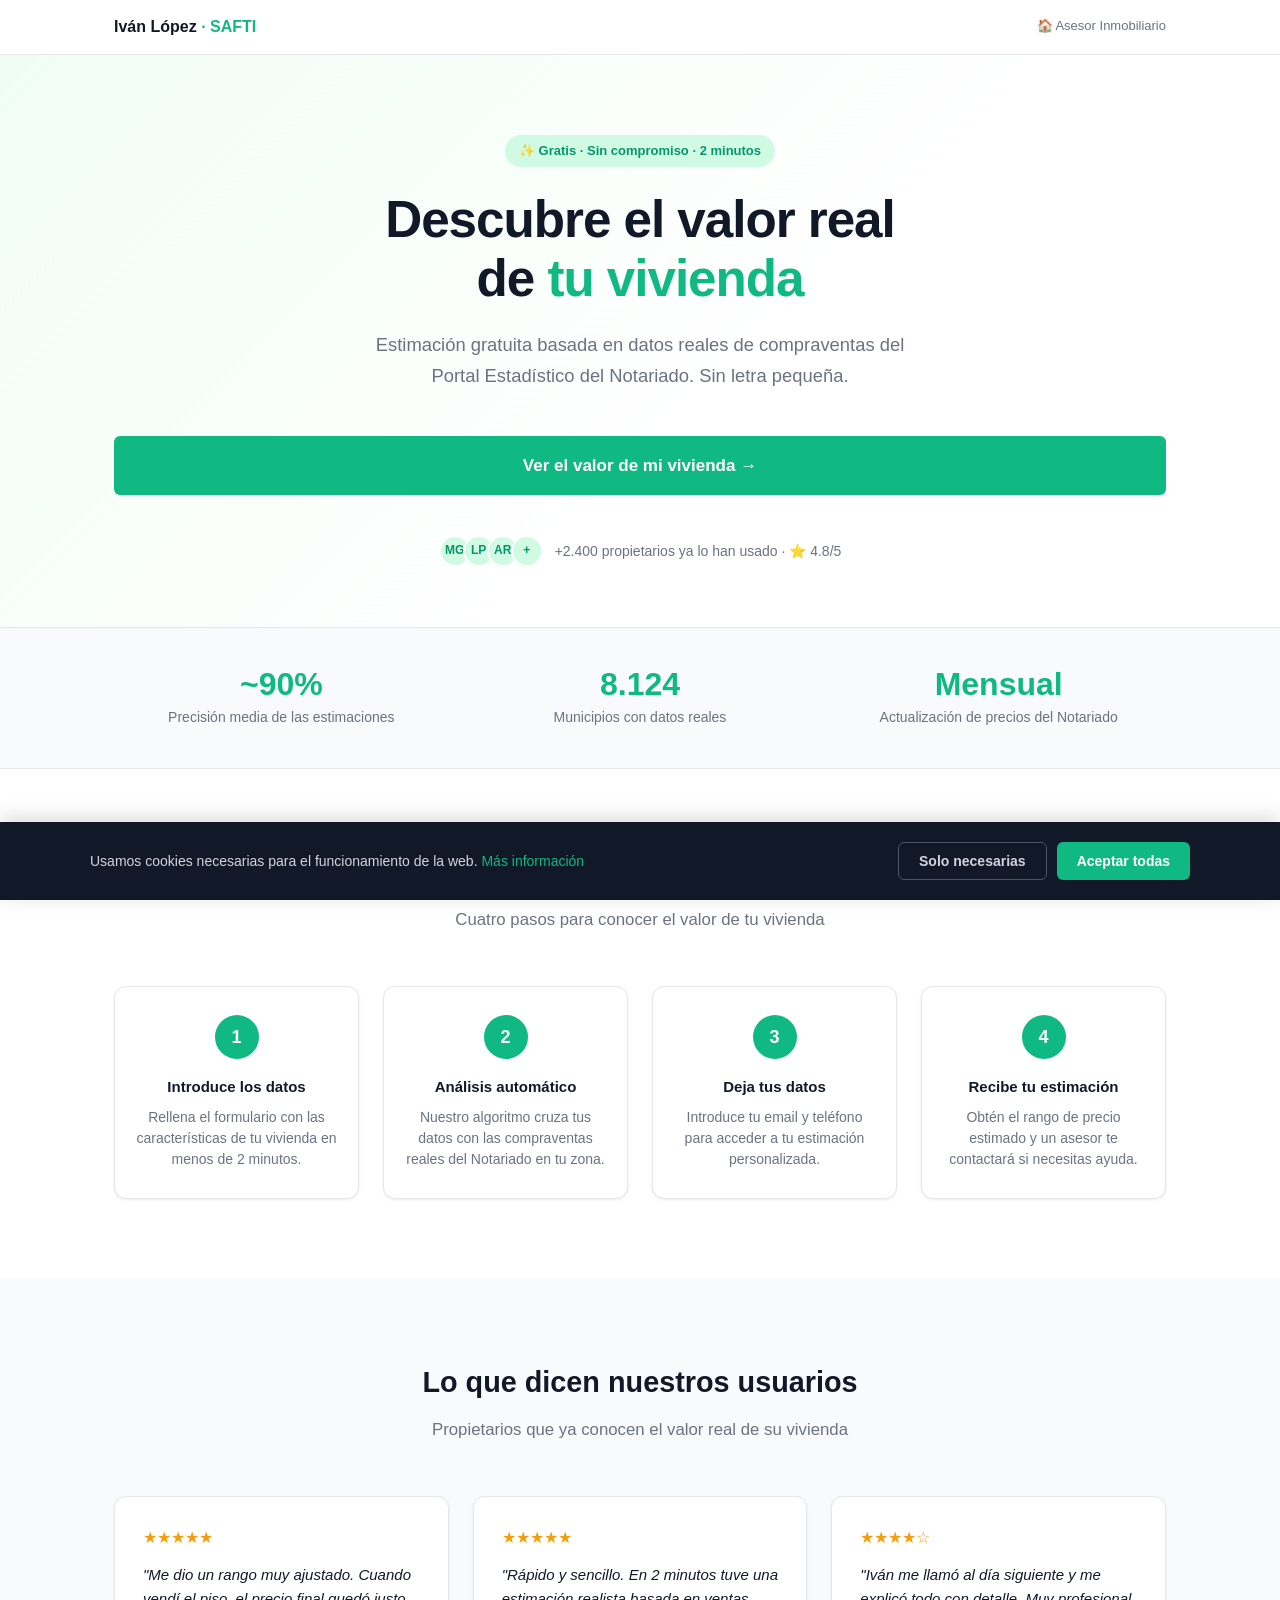
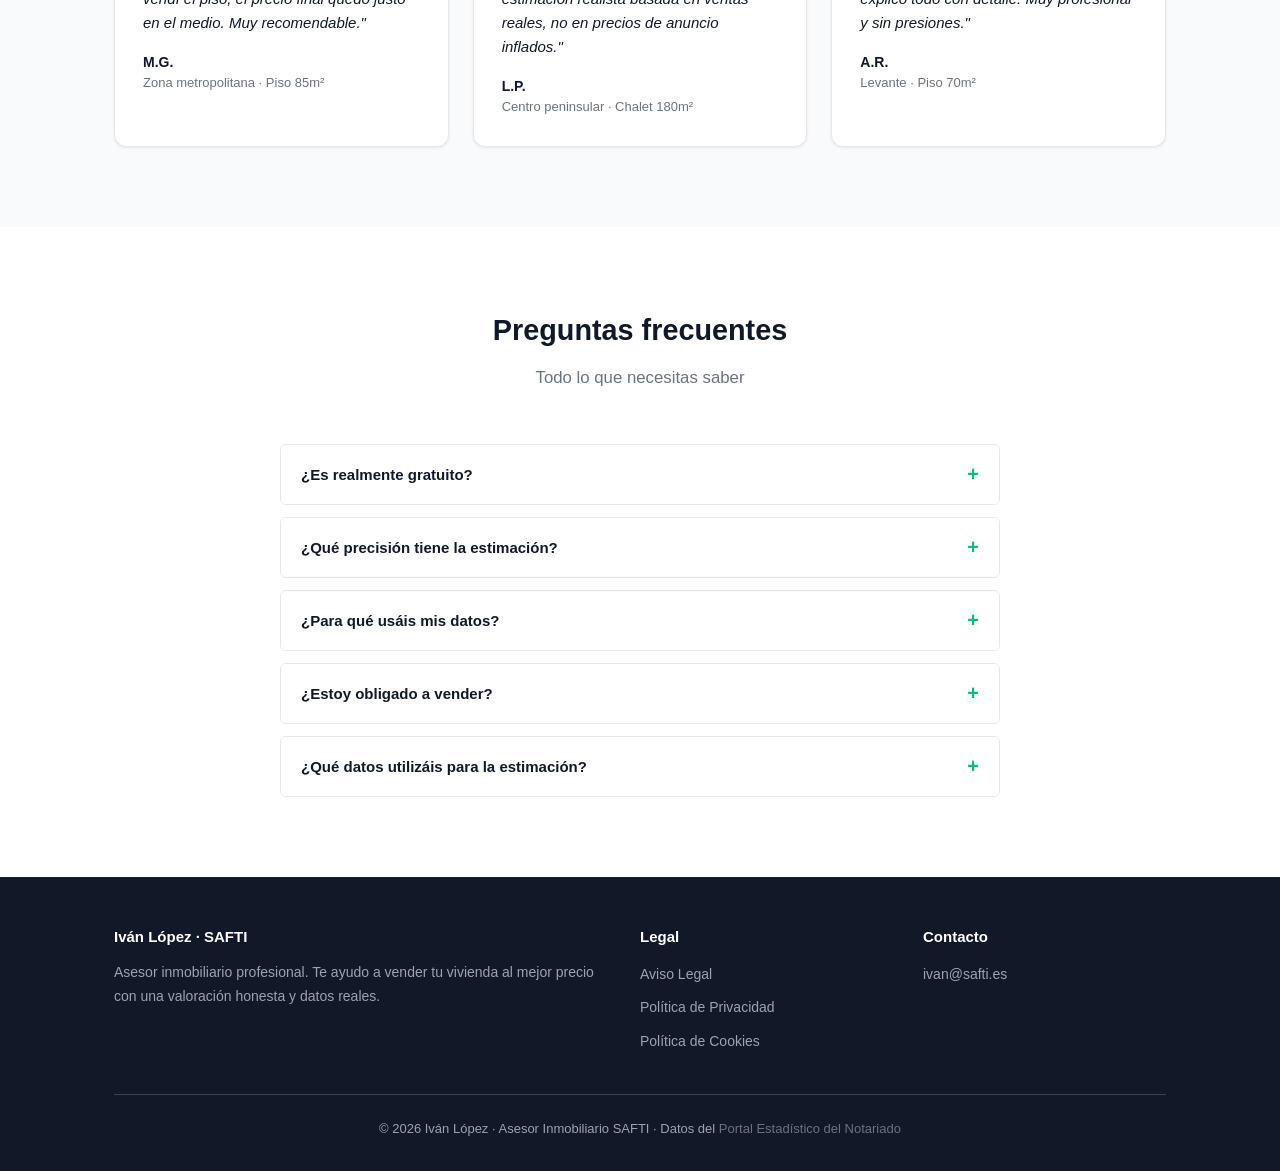
<file: index.html>
<!DOCTYPE html>
<html lang="es">

<head>
    <meta charset="UTF-8">
    <meta name="viewport" content="width=device-width, initial-scale=1.0">
    <title>¿Cuánto vale tu vivienda? — Calculadora gratuita · Iván López SAFTI</title>
    <meta name="description" content="Descubre el valor real de tu vivienda en 2 minutos. Estimación gratuita basada en datos reales del Portal Estadístico del Notariado.">
    <link rel="stylesheet" href="css/styles.css">
    <link rel="icon" href="data:image/svg+xml,<svg xmlns=%22http://www.w3.org/2000/svg%22 viewBox=%220 0 100 100%22><rect width=%22100%22 height=%22100%22 rx=%2212%22 fill=%22%2310b981%22/><text x=%2250%22 y=%2272%22 font-size=%2262%22 text-anchor=%22middle%22 fill=%22white%22 font-family=%22system-ui%22>⌂</text></svg>" type="image/svg+xml">
    <link rel="shortcut icon" href="data:image/svg+xml,<svg xmlns=%22http://www.w3.org/2000/svg%22 viewBox=%220 0 100 100%22><rect width=%22100%22 height=%22100%22 rx=%2212%22 fill=%22%2310b981%22/><text x=%2250%22 y=%2272%22 font-size=%2262%22 text-anchor=%22middle%22 fill=%22white%22 font-family=%22system-ui%22>⌂</text></svg>" type="image/svg+xml">
</head>
<body>

    <!-- HEADER -->
    <header class="header">
        <div class="container">
            <div class="header__inner">
                <div class="header__logo">Iván López <span>· SAFTI</span></div>
                <div class="header__badge">🏠 Asesor Inmobiliario</div>
            </div>
        </div>
    </header>

    <!-- HERO -->
    <section class="hero">
        <div class="container">
            <div class="hero__badge">✨ Gratis · Sin compromiso · 2 minutos</div>
            <h1 class="hero__titulo">Descubre el valor real<br>de <span>tu vivienda</span></h1>
            <p class="hero__subtitulo">Estimación gratuita basada en datos reales de compraventas del Portal Estadístico del Notariado. Sin letra pequeña.</p>
            <div class="hero__cta">
                <a href="typeform.html" class="btn btn--primary btn--lg">Ver el valor de mi vivienda →</a>
            </div>
            <div class="hero__social">
                <div class="hero__avatares">
                    <div class="hero__avatar">MG</div>
                    <div class="hero__avatar">LP</div>
                    <div class="hero__avatar">AR</div>
                    <div class="hero__avatar">+</div>
                </div>
                <span>+2.400 propietarios ya lo han usado · ⭐ 4.8/5</span>
            </div>
        </div>
    </section>

    <!-- STATS -->
    <section class="stats">
        <div class="container">
            <div class="stats__grid">
                <div>
                    <div class="stats__numero">~90%</div>
                    <div class="stats__label">Precisión media de las estimaciones</div>
                </div>
                <div>
                    <div class="stats__numero">8.124</div>
                    <div class="stats__label">Municipios con datos reales</div>
                </div>
                <div>
                    <div class="stats__numero">Mensual</div>
                    <div class="stats__label">Actualización de precios del Notariado</div>
                </div>
            </div>
        </div>
    </section>

    <!-- CÓMO FUNCIONA -->
    <section class="como-funciona">
        <div class="container">
            <h2 class="section__titulo">¿Cómo funciona?</h2>
            <p class="section__subtitulo">Cuatro pasos para conocer el valor de tu vivienda</p>
            <div class="pasos__grid">
                <div class="paso">
                    <div class="paso__numero">1</div>
                    <div class="paso__titulo">Introduce los datos</div>
                    <p class="paso__texto">Rellena el formulario con las características de tu vivienda en menos de 2 minutos.</p>
                </div>
                <div class="paso">
                    <div class="paso__numero">2</div>
                    <div class="paso__titulo">Análisis automático</div>
                    <p class="paso__texto">Nuestro algoritmo cruza tus datos con las compraventas reales del Notariado en tu zona.</p>
                </div>
                <div class="paso">
                    <div class="paso__numero">3</div>
                    <div class="paso__titulo">Deja tus datos</div>
                    <p class="paso__texto">Introduce tu email y teléfono para acceder a tu estimación personalizada.</p>
                </div>
                <div class="paso">
                    <div class="paso__numero">4</div>
                    <div class="paso__titulo">Recibe tu estimación</div>
                    <p class="paso__texto">Obtén el rango de precio estimado y un asesor te contactará si necesitas ayuda.</p>
                </div>
            </div>
        </div>
    </section>
    
    <!-- TESTIMONIOS -->
    <section class="testimonios">
        <div class="container">
            <h2 class="section__titulo">Lo que dicen nuestros usuarios</h2>
            <p class="section__subtitulo">Propietarios que ya conocen el valor real de su vivienda</p>
            <div class="testimonios__grid">
                <div class="testimonio">
                    <div class="testimonio__estrellas">★★★★★</div>
                    <p class="testimonio__texto">"Me dio un rango muy ajustado. Cuando vendí el piso, el precio final quedó justo en el medio. Muy recomendable."</p>
                    <div class="testimonio__autor">M.G.</div>
                    <div class="testimonio__lugar">Zona metropolitana · Piso 85m²</div>
                </div>
                <div class="testimonio">
                    <div class="testimonio__estrellas">★★★★★</div>
                    <p class="testimonio__texto">"Rápido y sencillo. En 2 minutos tuve una estimación realista basada en ventas reales, no en precios de anuncio inflados."</p>
                    <div class="testimonio__autor">L.P.</div>
                    <div class="testimonio__lugar">Centro peninsular · Chalet 180m²</div>
                </div>
                <div class="testimonio">
                    <div class="testimonio__estrellas">★★★★☆</div>
                    <p class="testimonio__texto">"Iván me llamó al día siguiente y me explicó todo con detalle. Muy profesional y sin presiones."</p>
                    <div class="testimonio__autor">A.R.</div>
                    <div class="testimonio__lugar">Levante · Piso 70m²</div>
                </div>
            </div>
        </div>
    </section>

    <!-- FAQ -->
    <section class="faq">
        <div class="container">
            <h2 class="section__titulo">Preguntas frecuentes</h2>
            <p class="section__subtitulo">Todo lo que necesitas saber</p>
            <div class="faq__lista">

                <div class="faq__item">
                    <button class="faq__pregunta">
                        ¿Es realmente gratuito?
                        <span class="faq__icono">+</span>
                    </button>
                    <div class="faq__respuesta">Sí, completamente gratuito y sin compromiso. No tendrás que contratar ningún servicio ni pagar nada para ver tu estimación.</div>
                </div>

                <div class="faq__item">
                    <button class="faq__pregunta">
                        ¿Qué precisión tiene la estimación?
                        <span class="faq__icono">+</span>
                    </button>
                    <div class="faq__respuesta">La estimación tiene una precisión media del 90% basada en precios reales de compraventas notariales. El rango de precio mostrado recoge entre el 85-95% de los casos reales en tu zona.</div>
                </div>

                <div class="faq__item">
                    <button class="faq__pregunta">
                        ¿Para qué usáis mis datos?
                        <span class="faq__icono">+</span>
                    </button>
                    <div class="faq__respuesta">Únicamente para enviarte tu estimación y, si lo deseas, para que Iván pueda contactarte con una valoración profesional gratuita. No cedemos datos a terceros.</div>
                </div>

                <div class="faq__item">
                    <button class="faq__pregunta">
                        ¿Estoy obligado a vender?
                        <span class="faq__icono">+</span>
                    </button>
                    <div class="faq__respuesta">En absoluto. Muchos propietarios simplemente quieren saber cuánto vale su vivienda por curiosidad o para planificar el futuro. No hay ningún compromiso.</div>
                </div>

                <div class="faq__item">
                    <button class="faq__pregunta">
                        ¿Qué datos utilizáis para la estimación?
                        <span class="faq__icono">+</span>
                    </button>
                    <div class="faq__respuesta">Utilizamos los datos reales de compraventas del Portal Estadístico del Notariado, actualizados mensualmente. Son precios reales de cierre, no precios de oferta.</div>
                </div>

            </div>
        </div>
    </section>

    <!-- FOOTER -->
    <footer class="footer">
        <div class="container">
            <div class="footer__grid">
                <div>
                    <div class="footer__titulo">Iván López · SAFTI</div>
                    <p class="footer__texto">Asesor inmobiliario profesional. Te ayudo a vender tu vivienda al mejor precio con una valoración honesta y datos reales.</p>
                </div>
                <div>
                    <div class="footer__titulo">Legal</div>
                    <ul class="footer__links">
                        <li><a href="legal.html#aviso">Aviso Legal</a></li>
                        <li><a href="legal.html#privacidad">Política de Privacidad</a></li>
                        <li><a href="legal.html#cookies">Política de Cookies</a></li>
                    </ul>
                </div>
                <div>
                    <div class="footer__titulo">Contacto</div>
                    <ul class="footer__links">
                        <li><a href="mailto:ivan@safti.es">ivan@safti.es</a></li>
                    </ul>
                </div>
            </div>
            <div class="footer__bottom">
                <p>© 2026 Iván López · Asesor Inmobiliario SAFTI · Datos del <a href="https://penotariado.com" target="_blank" style="color:#6b7280">Portal Estadístico del Notariado</a></p>
            </div>
        </div>
    </footer>

    <!-- BANNER COOKIES -->
    <div class="cookies-banner" id="cookies-banner">
        <div class="cookies-banner__inner">
            <p class="cookies-banner__texto">
                Usamos cookies necesarias para el funcionamiento de la web.
                <a href="legal.html#cookies" style="color:#10b981">Más información</a>
            </p>
            <div class="cookies-banner__botones">
                <button class="btn--cookies-reject" onclick="rechazarCookies()">Solo necesarias</button>
                <button class="btn--cookies-accept" onclick="aceptarCookies()">Aceptar todas</button>
            </div>
        </div>
    </div>

    <script src="js/cookies.js"></script>

</body>
</html>
</file>
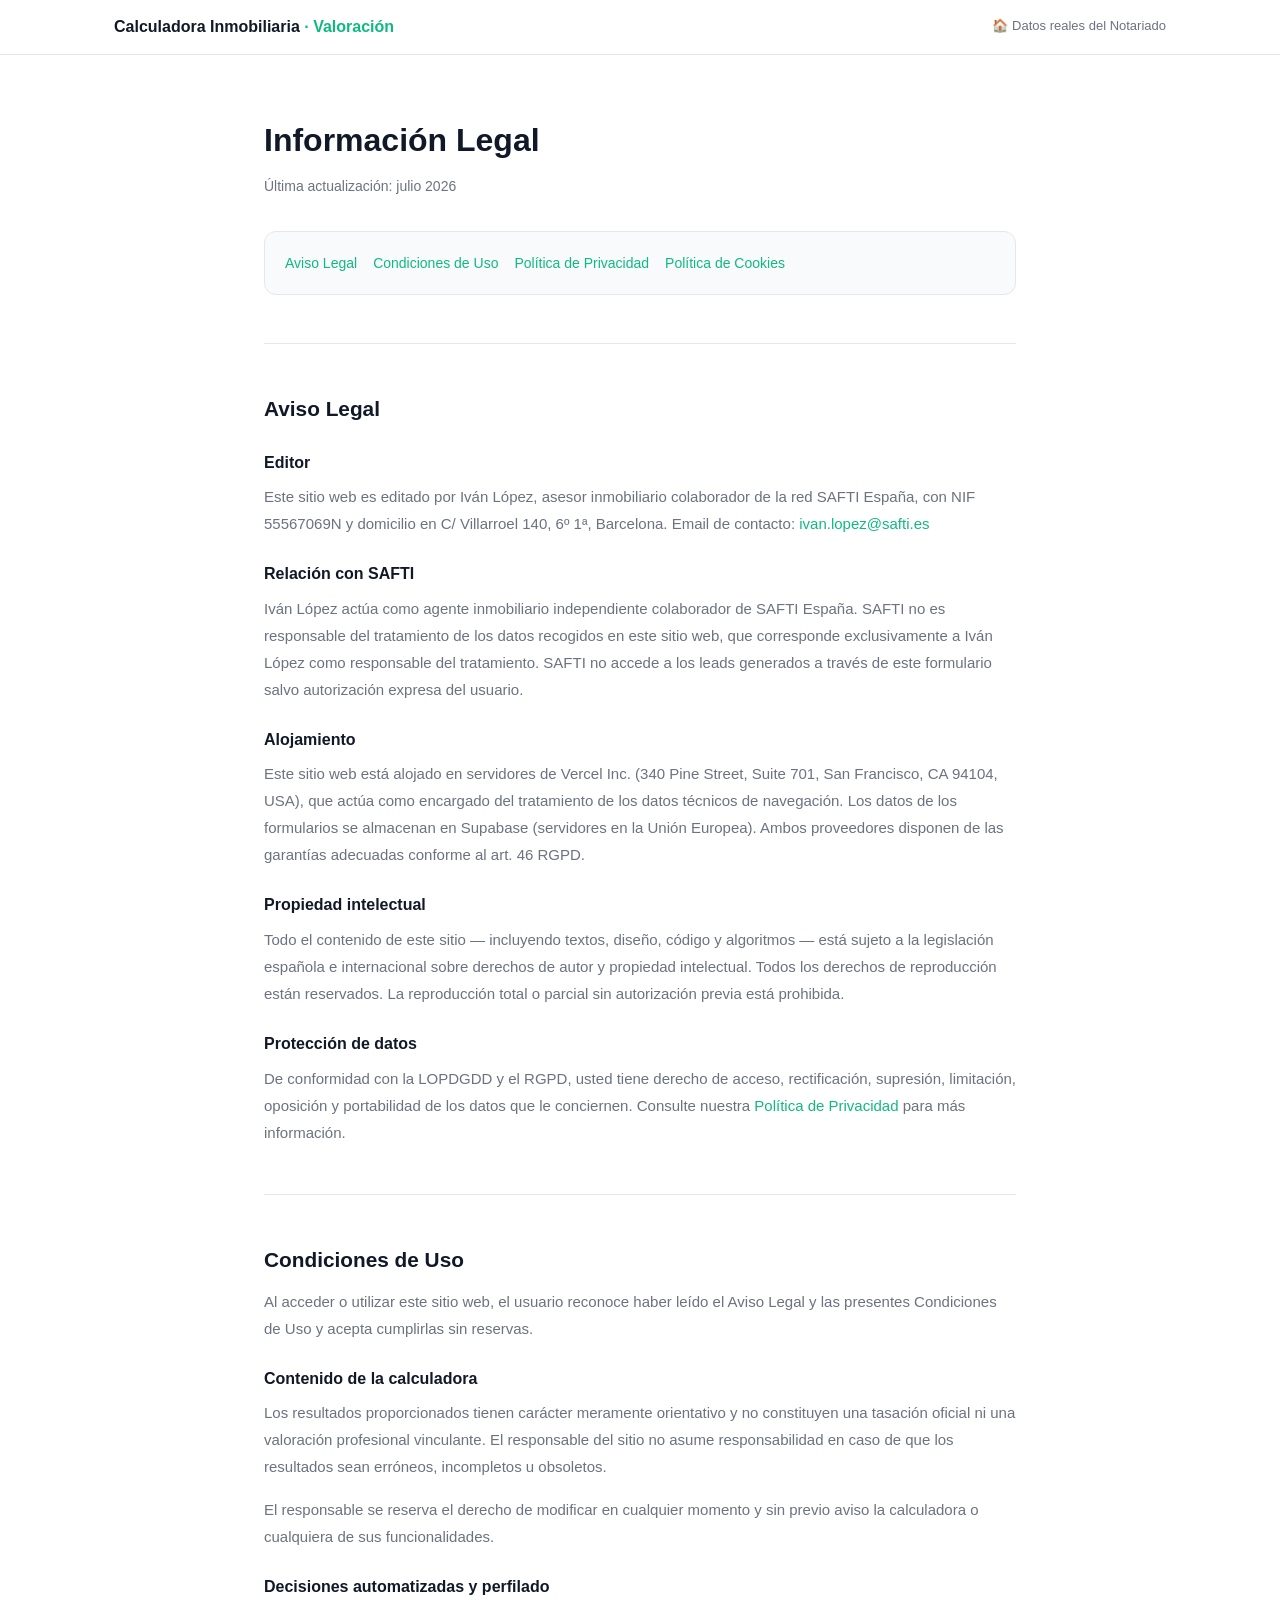
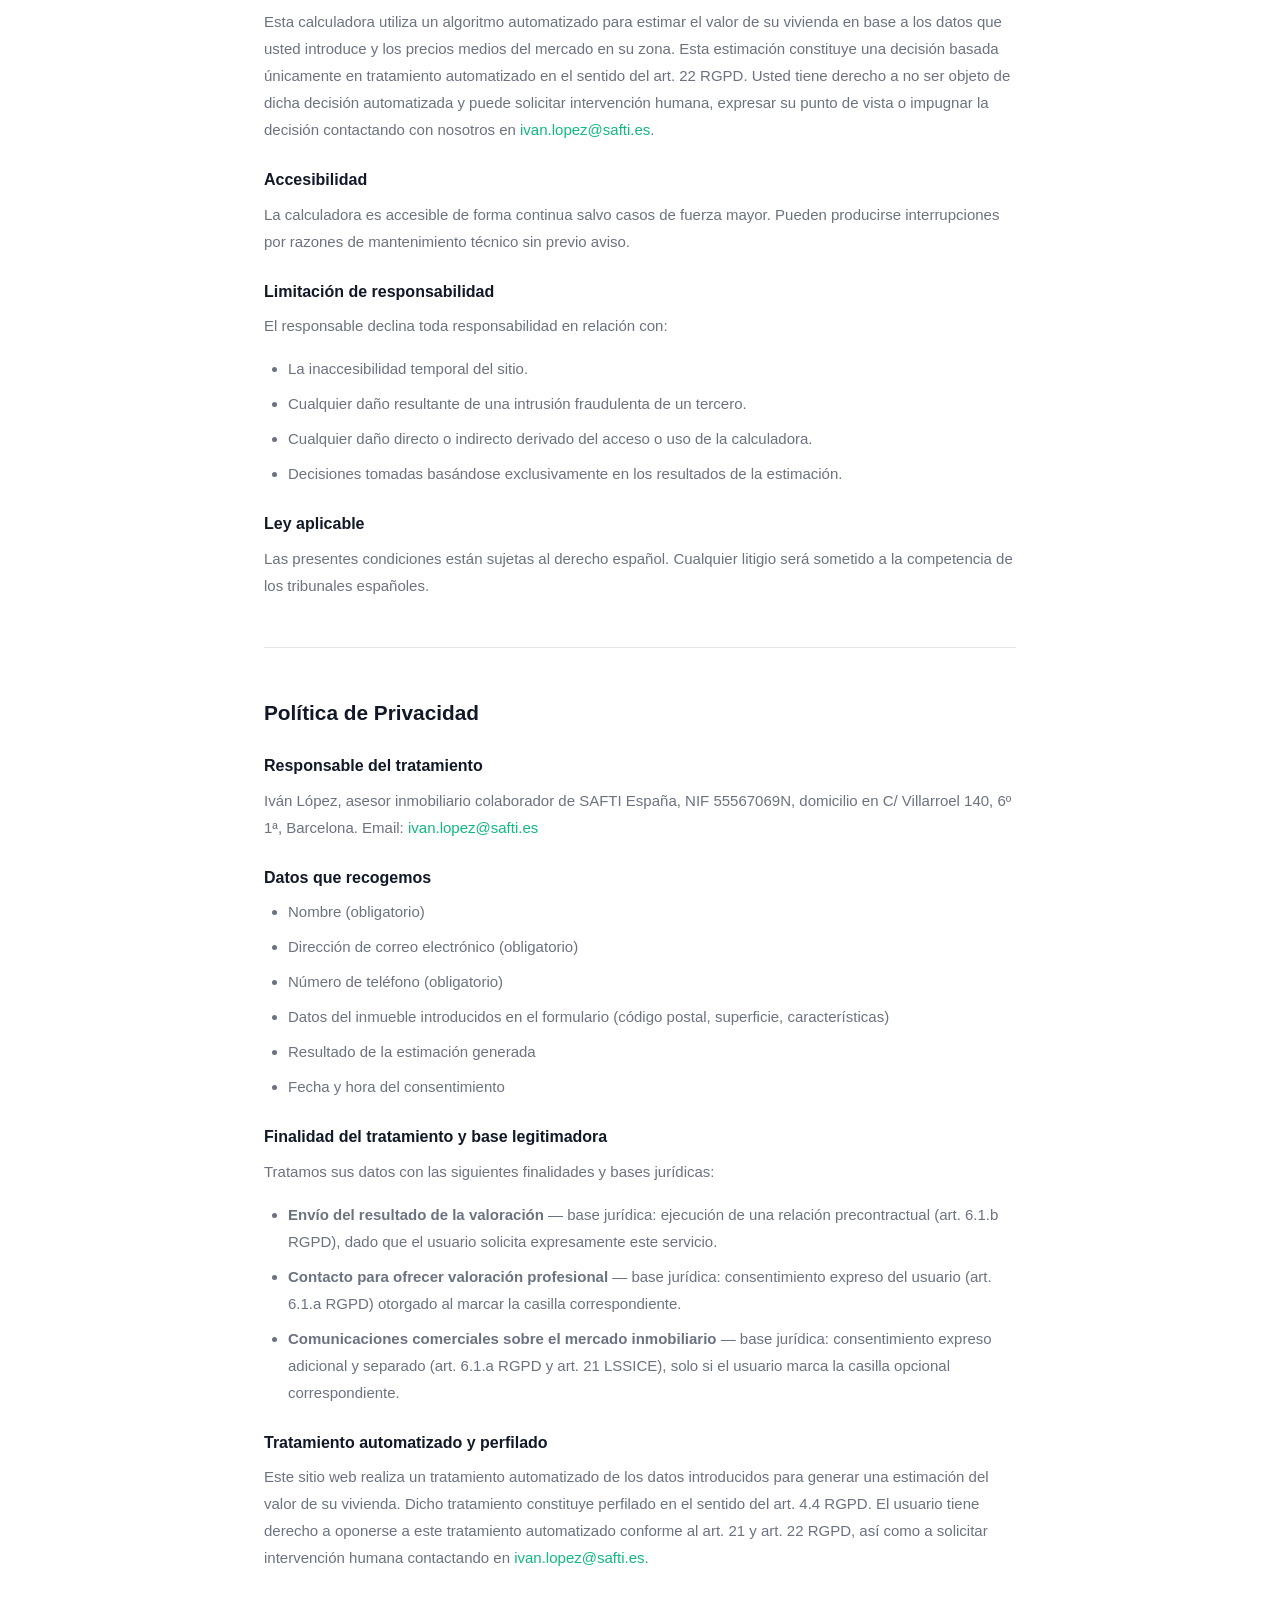
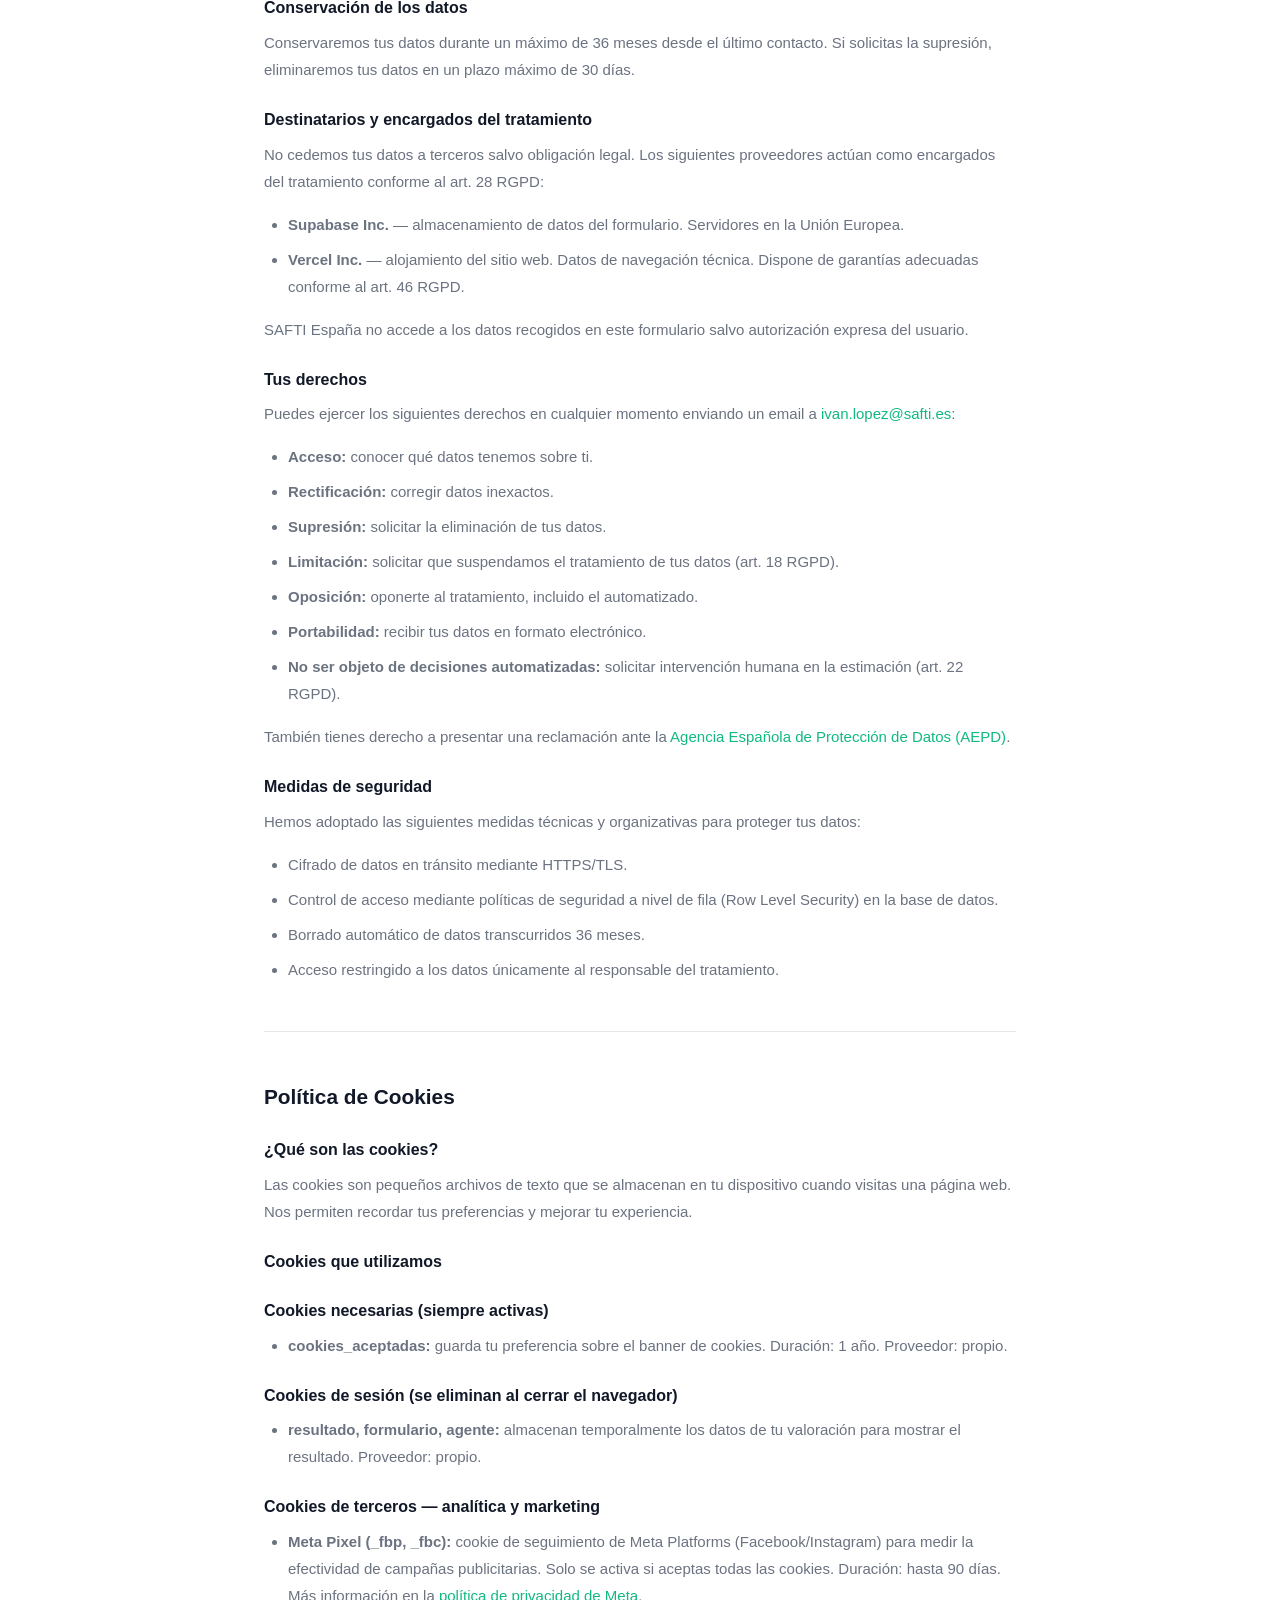
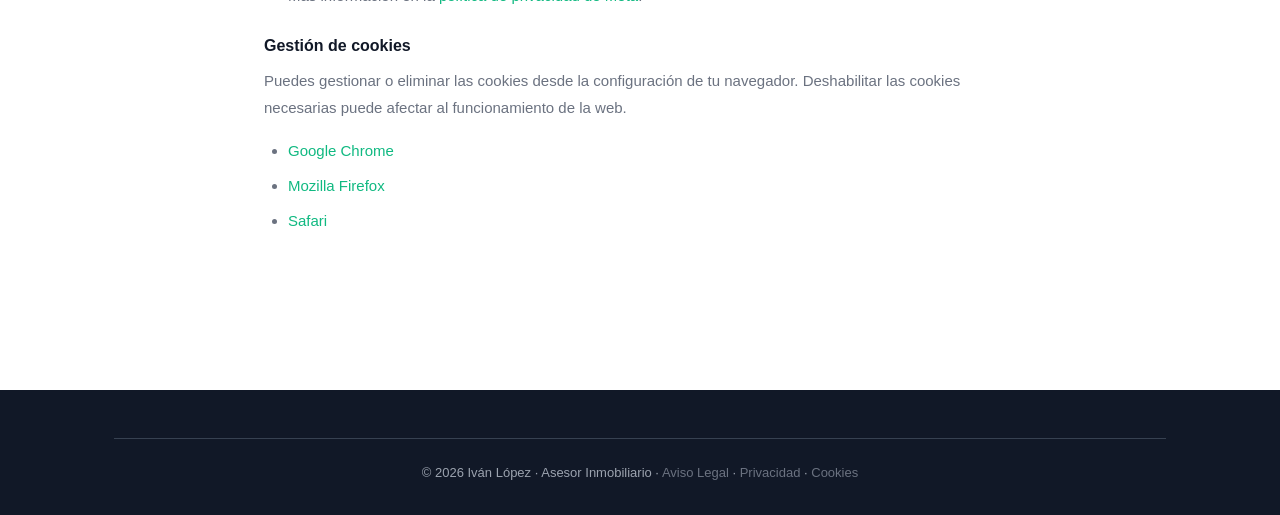
<file: legal.html>
<!DOCTYPE html>
<html lang="es">
<head>
    <meta charset="UTF-8">
    <meta name="viewport" content="width=device-width, initial-scale=1.0">
    <title>Legal — Calculadora de Valoración Inmobiliaria</title>
    <link rel="stylesheet" href="css/styles.css">
    <link rel="icon" href="data:image/svg+xml,<svg xmlns=%22http://www.w3.org/2000/svg%22 viewBox=%220 0 100 100%22><rect width=%22100%22 height=%22100%22 rx=%2212%22 fill=%22%2310b981%22/><text x=%2250%22 y=%2272%22 font-size=%2262%22 text-anchor=%22middle%22 fill=%22white%22 font-family=%22system-ui%22>⌂</text></svg>" type="image/svg+xml">
    <style>
        .legal-content {
            max-width: 800px;
            margin: 60px auto;
            padding: 0 24px 80px;
        }
        .legal-content h1 {
            font-size: 2rem;
            font-weight: 800;
            margin-bottom: 8px;
        }
        .legal-content h2 {
            font-size: 1.3rem;
            font-weight: 700;
            margin: 48px 0 12px;
            padding-top: 48px;
            border-top: 1px solid var(--border);
        }
        .legal-content h3 {
            font-size: 1rem;
            font-weight: 600;
            margin: 24px 0 8px;
        }
        .legal-content p {
            color: var(--text-muted);
            line-height: 1.8;
            margin-bottom: 16px;
            font-size: 15px;
        }
        .legal-content ul {
            color: var(--text-muted);
            line-height: 1.8;
            margin-bottom: 16px;
            padding-left: 24px;
            font-size: 15px;
        }
        .legal-content li { margin-bottom: 8px; }
        .legal-nav {
            display: flex;
            gap: 16px;
            flex-wrap: wrap;
            margin: 32px 0 48px;
            padding: 20px;
            background: var(--bg);
            border-radius: var(--radius);
            border: 1px solid var(--border);
        }
        .legal-nav a {
            font-size: 14px;
            font-weight: 500;
            color: var(--primary);
        }
    </style>
</head>
<body>

    <header class="header">
        <div class="container">
            <div class="header__inner">
                <div class="header__logo">
                    <a href="index.html" style="color:inherit;text-decoration:none">
                        Calculadora Inmobiliaria <span style="color:var(--primary)">· Valoración</span>
                    </a>
                </div>
                <div class="header__badge">🏠 Datos reales del Notariado</div>
            </div>
        </div>
    </header>

    <div class="legal-content">

        <h1>Información Legal</h1>
        <p style="color:var(--text-muted);font-size:14px">Última actualización: julio 2026</p>

        <div class="legal-nav">
            <a href="#aviso">Aviso Legal</a>
            <a href="#condiciones">Condiciones de Uso</a>
            <a href="#privacidad">Política de Privacidad</a>
            <a href="#cookies">Política de Cookies</a>
        </div>

        <!-- AVISO LEGAL -->
        <section id="aviso">
            <h2>Aviso Legal</h2>

            <h3>Editor</h3>
            <p>Este sitio web es editado por Iván López, asesor inmobiliario colaborador de la red SAFTI España, con NIF 55567069N y domicilio en C/ Villarroel 140, 6º 1ª, Barcelona. Email de contacto: <a href="mailto:ivan.lopez@safti.es">ivan.lopez@safti.es</a></p>

            <h3>Relación con SAFTI</h3>
            <p>Iván López actúa como agente inmobiliario independiente colaborador de SAFTI España. SAFTI no es responsable del tratamiento de los datos recogidos en este sitio web, que corresponde exclusivamente a Iván López como responsable del tratamiento. SAFTI no accede a los leads generados a través de este formulario salvo autorización expresa del usuario.</p>

            <h3>Alojamiento</h3>
            <p>Este sitio web está alojado en servidores de Vercel Inc. (340 Pine Street, Suite 701, San Francisco, CA 94104, USA), que actúa como encargado del tratamiento de los datos técnicos de navegación. Los datos de los formularios se almacenan en Supabase (servidores en la Unión Europea). Ambos proveedores disponen de las garantías adecuadas conforme al art. 46 RGPD.</p>

            <h3>Propiedad intelectual</h3>
            <p>Todo el contenido de este sitio — incluyendo textos, diseño, código y algoritmos — está sujeto a la legislación española e internacional sobre derechos de autor y propiedad intelectual. Todos los derechos de reproducción están reservados. La reproducción total o parcial sin autorización previa está prohibida.</p>

            <h3>Protección de datos</h3>
            <p>De conformidad con la LOPDGDD y el RGPD, usted tiene derecho de acceso, rectificación, supresión, limitación, oposición y portabilidad de los datos que le conciernen. Consulte nuestra <a href="#privacidad">Política de Privacidad</a> para más información.</p>
        </section>

        <!-- CONDICIONES DE USO -->
        <section id="condiciones">
            <h2>Condiciones de Uso</h2>

            <p>Al acceder o utilizar este sitio web, el usuario reconoce haber leído el Aviso Legal y las presentes Condiciones de Uso y acepta cumplirlas sin reservas.</p>

            <h3>Contenido de la calculadora</h3>
            <p>Los resultados proporcionados tienen carácter meramente orientativo y no constituyen una tasación oficial ni una valoración profesional vinculante. El responsable del sitio no asume responsabilidad en caso de que los resultados sean erróneos, incompletos u obsoletos.</p>
            <p>El responsable se reserva el derecho de modificar en cualquier momento y sin previo aviso la calculadora o cualquiera de sus funcionalidades.</p>

            <h3>Decisiones automatizadas y perfilado</h3>
            <p>Esta calculadora utiliza un algoritmo automatizado para estimar el valor de su vivienda en base a los datos que usted introduce y los precios medios del mercado en su zona. Esta estimación constituye una decisión basada únicamente en tratamiento automatizado en el sentido del art. 22 RGPD. Usted tiene derecho a no ser objeto de dicha decisión automatizada y puede solicitar intervención humana, expresar su punto de vista o impugnar la decisión contactando con nosotros en <a href="mailto:ivan.lopez@safti.es">ivan.lopez@safti.es</a>.</p>

            <h3>Accesibilidad</h3>
            <p>La calculadora es accesible de forma continua salvo casos de fuerza mayor. Pueden producirse interrupciones por razones de mantenimiento técnico sin previo aviso.</p>

            <h3>Limitación de responsabilidad</h3>
            <p>El responsable declina toda responsabilidad en relación con:</p>
            <ul>
                <li>La inaccesibilidad temporal del sitio.</li>
                <li>Cualquier daño resultante de una intrusión fraudulenta de un tercero.</li>
                <li>Cualquier daño directo o indirecto derivado del acceso o uso de la calculadora.</li>
                <li>Decisiones tomadas basándose exclusivamente en los resultados de la estimación.</li>
            </ul>

            <h3>Ley aplicable</h3>
            <p>Las presentes condiciones están sujetas al derecho español. Cualquier litigio será sometido a la competencia de los tribunales españoles.</p>
        </section>

        <!-- POLÍTICA DE PRIVACIDAD -->
        <section id="privacidad">
            <h2>Política de Privacidad</h2>

            <h3>Responsable del tratamiento</h3>
            <p>Iván López, asesor inmobiliario colaborador de SAFTI España, NIF 55567069N, domicilio en C/ Villarroel 140, 6º 1ª, Barcelona. Email: <a href="mailto:ivan.lopez@safti.es">ivan.lopez@safti.es</a></p>

            <h3>Datos que recogemos</h3>
            <ul>
                <li>Nombre (obligatorio)</li>
                <li>Dirección de correo electrónico (obligatorio)</li>
                <li>Número de teléfono (obligatorio)</li>
                <li>Datos del inmueble introducidos en el formulario (código postal, superficie, características)</li>
                <li>Resultado de la estimación generada</li>
                <li>Fecha y hora del consentimiento</li>
            </ul>

            <h3>Finalidad del tratamiento y base legitimadora</h3>
            <p>Tratamos sus datos con las siguientes finalidades y bases jurídicas:</p>
            <ul>
                <li><strong>Envío del resultado de la valoración</strong> — base jurídica: ejecución de una relación precontractual (art. 6.1.b RGPD), dado que el usuario solicita expresamente este servicio.</li>
                <li><strong>Contacto para ofrecer valoración profesional</strong> — base jurídica: consentimiento expreso del usuario (art. 6.1.a RGPD) otorgado al marcar la casilla correspondiente.</li>
                <li><strong>Comunicaciones comerciales sobre el mercado inmobiliario</strong> — base jurídica: consentimiento expreso adicional y separado (art. 6.1.a RGPD y art. 21 LSSICE), solo si el usuario marca la casilla opcional correspondiente.</li>
            </ul>

            <h3>Tratamiento automatizado y perfilado</h3>
            <p>Este sitio web realiza un tratamiento automatizado de los datos introducidos para generar una estimación del valor de su vivienda. Dicho tratamiento constituye perfilado en el sentido del art. 4.4 RGPD. El usuario tiene derecho a oponerse a este tratamiento automatizado conforme al art. 21 y art. 22 RGPD, así como a solicitar intervención humana contactando en <a href="mailto:ivan.lopez@safti.es">ivan.lopez@safti.es</a>.</p>

            <h3>Conservación de los datos</h3>
            <p>Conservaremos tus datos durante un máximo de 36 meses desde el último contacto. Si solicitas la supresión, eliminaremos tus datos en un plazo máximo de 30 días.</p>

            <h3>Destinatarios y encargados del tratamiento</h3>
            <p>No cedemos tus datos a terceros salvo obligación legal. Los siguientes proveedores actúan como encargados del tratamiento conforme al art. 28 RGPD:</p>
            <ul>
                <li><strong>Supabase Inc.</strong> — almacenamiento de datos del formulario. Servidores en la Unión Europea.</li>
                <li><strong>Vercel Inc.</strong> — alojamiento del sitio web. Datos de navegación técnica. Dispone de garantías adecuadas conforme al art. 46 RGPD.</li>
            </ul>
            <p>SAFTI España no accede a los datos recogidos en este formulario salvo autorización expresa del usuario.</p>

            <h3>Tus derechos</h3>
            <p>Puedes ejercer los siguientes derechos en cualquier momento enviando un email a <a href="mailto:ivan.lopez@safti.es">ivan.lopez@safti.es</a>:</p>
            <ul>
                <li><strong>Acceso:</strong> conocer qué datos tenemos sobre ti.</li>
                <li><strong>Rectificación:</strong> corregir datos inexactos.</li>
                <li><strong>Supresión:</strong> solicitar la eliminación de tus datos.</li>
                <li><strong>Limitación:</strong> solicitar que suspendamos el tratamiento de tus datos (art. 18 RGPD).</li>
                <li><strong>Oposición:</strong> oponerte al tratamiento, incluido el automatizado.</li>
                <li><strong>Portabilidad:</strong> recibir tus datos en formato electrónico.</li>
                <li><strong>No ser objeto de decisiones automatizadas:</strong> solicitar intervención humana en la estimación (art. 22 RGPD).</li>
            </ul>
            <p>También tienes derecho a presentar una reclamación ante la <a href="https://www.aepd.es" target="_blank">Agencia Española de Protección de Datos (AEPD)</a>.</p>

            <h3>Medidas de seguridad</h3>
            <p>Hemos adoptado las siguientes medidas técnicas y organizativas para proteger tus datos:</p>
            <ul>
                <li>Cifrado de datos en tránsito mediante HTTPS/TLS.</li>
                <li>Control de acceso mediante políticas de seguridad a nivel de fila (Row Level Security) en la base de datos.</li>
                <li>Borrado automático de datos transcurridos 36 meses.</li>
                <li>Acceso restringido a los datos únicamente al responsable del tratamiento.</li>
            </ul>
        </section>

        <!-- POLÍTICA DE COOKIES -->
        <section id="cookies">
            <h2>Política de Cookies</h2>

            <h3>¿Qué son las cookies?</h3>
            <p>Las cookies son pequeños archivos de texto que se almacenan en tu dispositivo cuando visitas una página web. Nos permiten recordar tus preferencias y mejorar tu experiencia.</p>

            <h3>Cookies que utilizamos</h3>

            <h3>Cookies necesarias (siempre activas)</h3>
            <ul>
                <li><strong>cookies_aceptadas:</strong> guarda tu preferencia sobre el banner de cookies. Duración: 1 año. Proveedor: propio.</li>
            </ul>

            <h3>Cookies de sesión (se eliminan al cerrar el navegador)</h3>
            <ul>
                <li><strong>resultado, formulario, agente:</strong> almacenan temporalmente los datos de tu valoración para mostrar el resultado. Proveedor: propio.</li>
            </ul>

            <h3>Cookies de terceros — analítica y marketing</h3>
            <ul>
                <li><strong>Meta Pixel (_fbp, _fbc):</strong> cookie de seguimiento de Meta Platforms (Facebook/Instagram) para medir la efectividad de campañas publicitarias. Solo se activa si aceptas todas las cookies. Duración: hasta 90 días. Más información en la <a href="https://www.facebook.com/privacy/policy" target="_blank">política de privacidad de Meta</a>.</li>
            </ul>

            <h3>Gestión de cookies</h3>
            <p>Puedes gestionar o eliminar las cookies desde la configuración de tu navegador. Deshabilitar las cookies necesarias puede afectar al funcionamiento de la web.</p>
            <ul>
                <li><a href="https://support.google.com/chrome/answer/95647" target="_blank">Google Chrome</a></li>
                <li><a href="https://support.mozilla.org/es/kb/habilitar-y-deshabilitar-cookies" target="_blank">Mozilla Firefox</a></li>
                <li><a href="https://support.apple.com/es-es/guide/safari/sfri11471/mac" target="_blank">Safari</a></li>
            </ul>
        </section>

    </div>

    <footer class="footer">
        <div class="container">
            <div class="footer__bottom">
                <p>© 2026 Iván López · Asesor Inmobiliario · 
                <a href="#aviso" style="color:#6b7280">Aviso Legal</a> · 
                <a href="#privacidad" style="color:#6b7280">Privacidad</a> · 
                <a href="#cookies" style="color:#6b7280">Cookies</a></p>
            </div>
        </div>
    </footer>

</body>
</html>
</file>
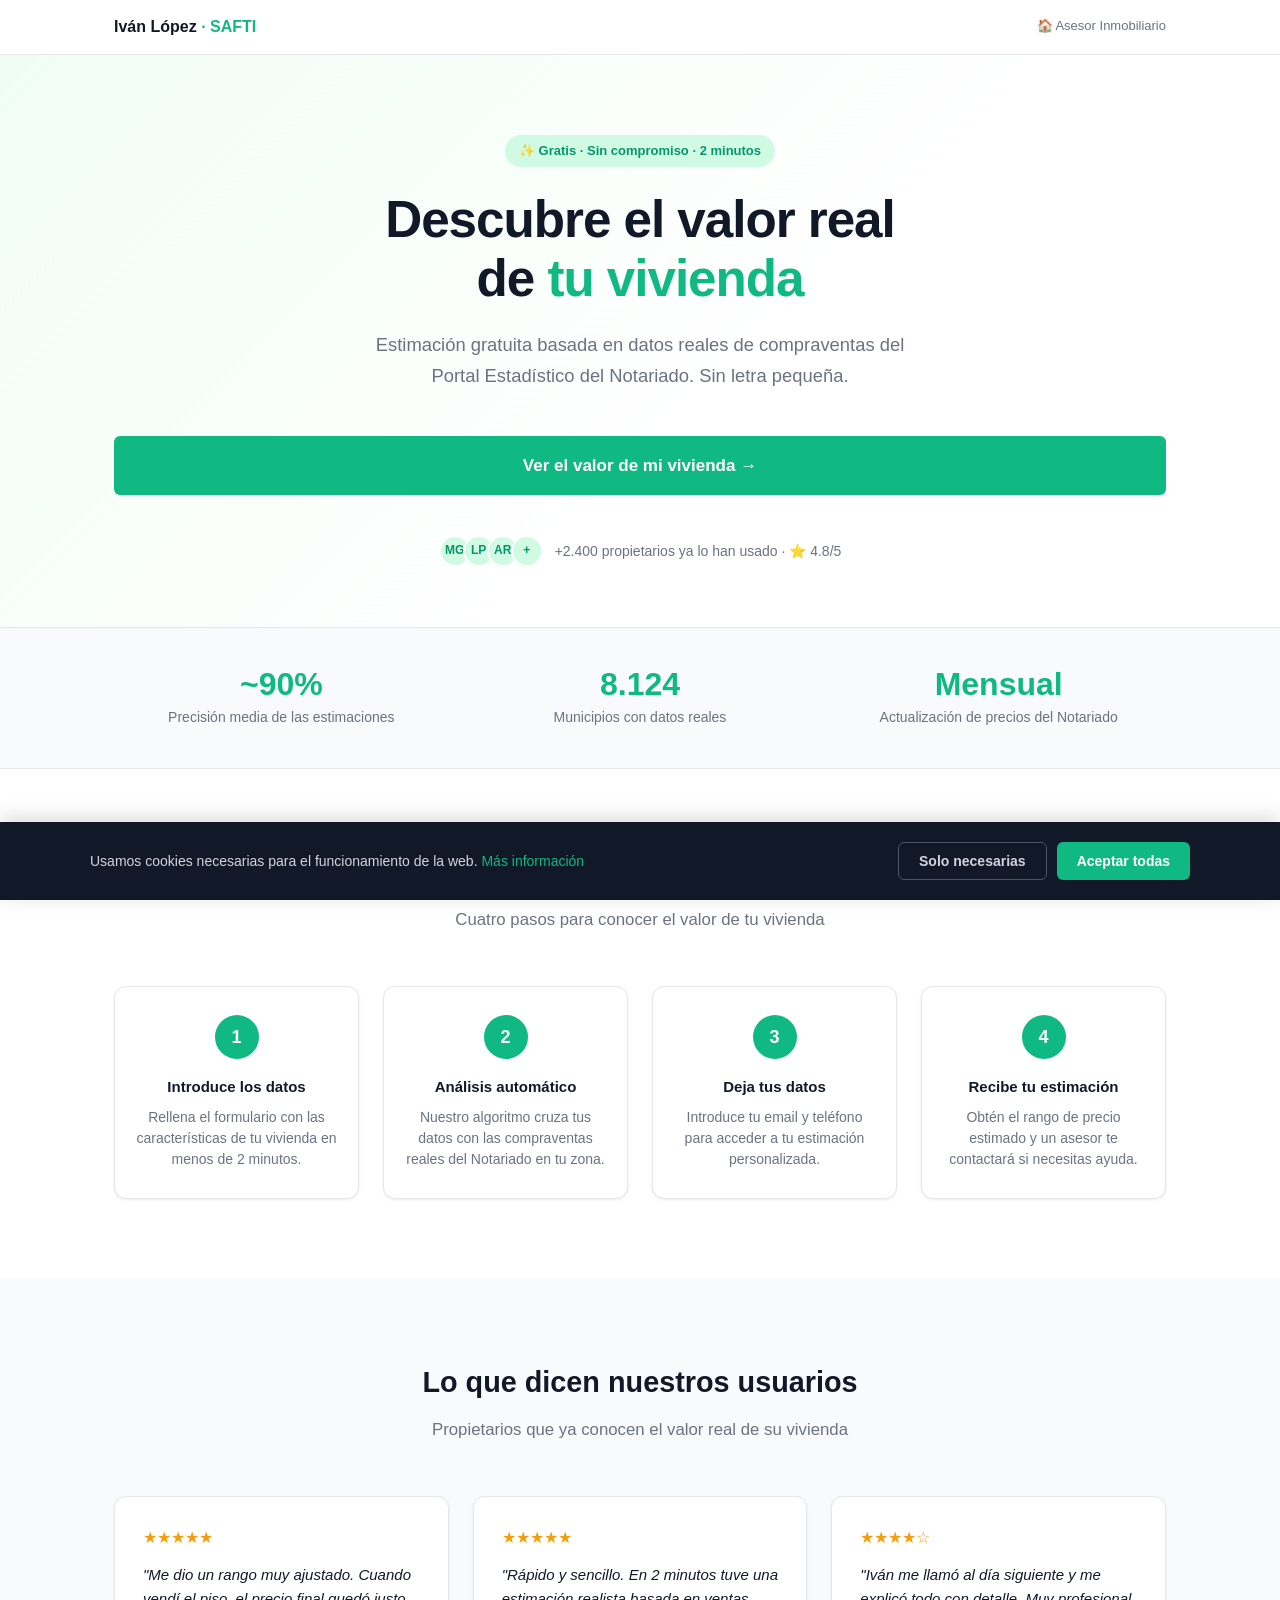
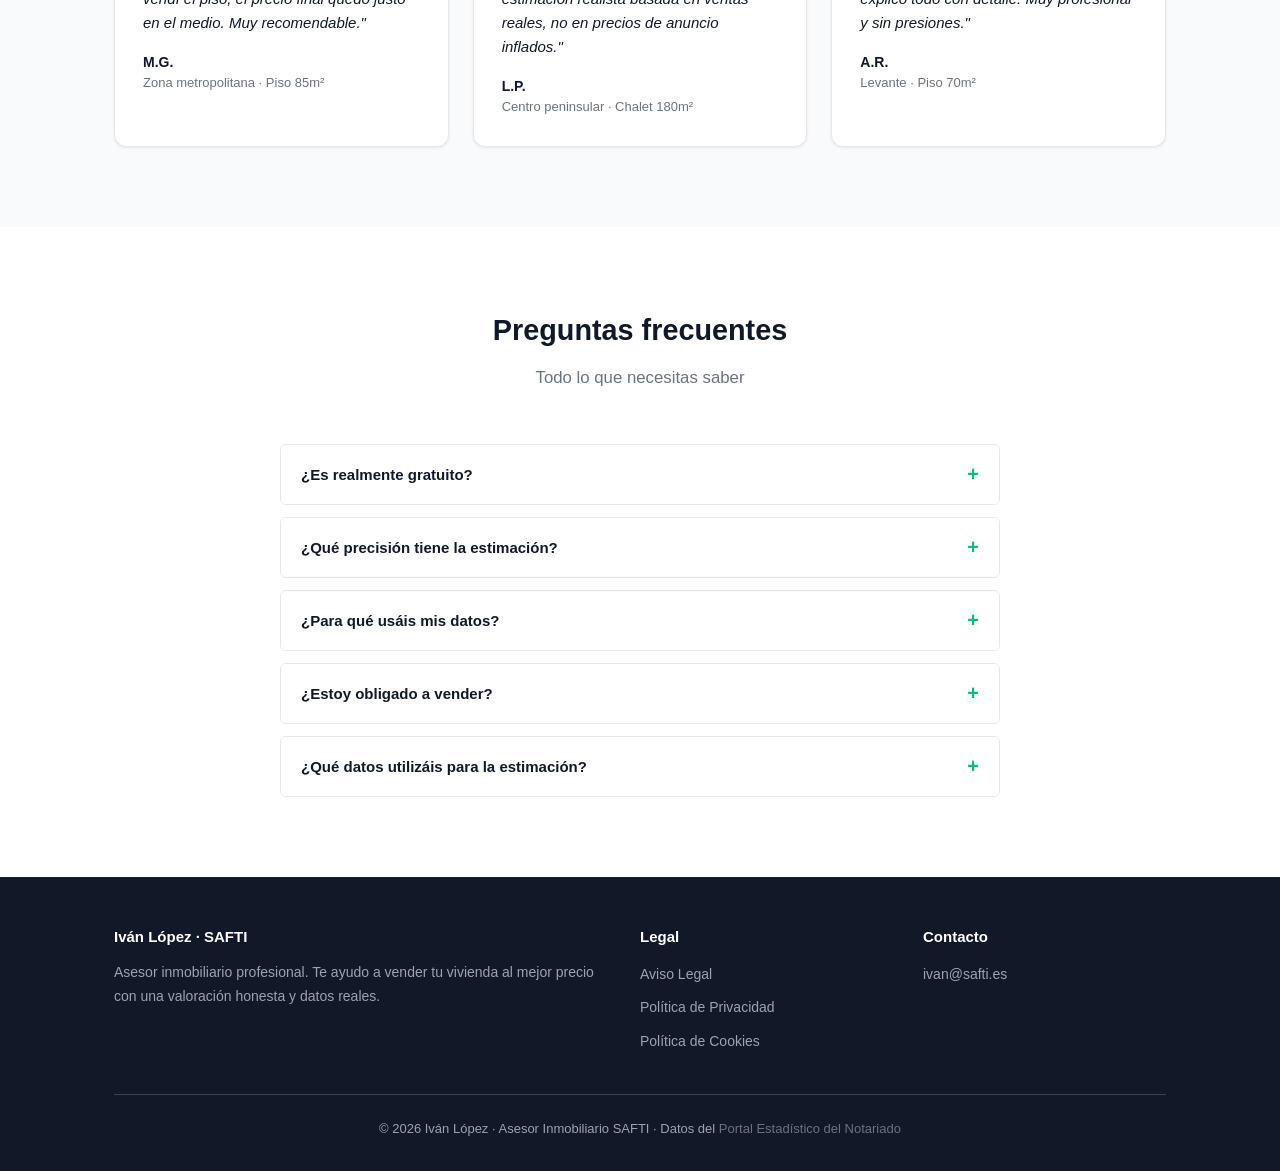
<file: resultado.html>
<!DOCTYPE html>
<html lang="es">
<head>
    <meta charset="UTF-8">
    <meta name="viewport" content="width=device-width, initial-scale=1.0">
    <title>Tu estimación — Calculadora de Valoración Inmobiliaria</title>
    <link rel="stylesheet" href="css/styles.css">
    <link rel="icon" href="data:image/svg+xml,<svg xmlns=%22http://www.w3.org/2000/svg%22 viewBox=%220 0 100 100%22><rect width=%22100%22 height=%22100%22 rx=%2212%22 fill=%22%2310b981%22/><text x=%2250%22 y=%2272%22 font-size=%2262%22 text-anchor=%22middle%22 fill=%22white%22 font-family=%22system-ui%22>⌂</text></svg>" type="image/svg+xml">
    <link rel="shortcut icon" href="data:image/svg+xml,<svg xmlns=%22http://www.w3.org/2000/svg%22 viewBox=%220 0 100 100%22><rect width=%22100%22 height=%22100%22 rx=%2212%22 fill=%22%2310b981%22/><text x=%2250%22 y=%2272%22 font-size=%2262%22 text-anchor=%22middle%22 fill=%22white%22 font-family=%22system-ui%22>⌂</text></svg>" type="image/svg+xml">
</head>
<body>

    <!-- HEADER -->
    <header class="header">
        <div class="container">
            <div class="header__inner">
                <div class="header__logo">Iván López <span>· Asesor Inmobiliario</span></div>
                <div class="header__badge">🏠 Valoración gratuita</div>
            </div>
        </div>
    </header>

    <!-- RESULTADO HERO -->
    <section class="resultado-hero">
        <div class="container--narrow">
            <div class="resultado__emoji">🎉</div>
            <p class="resultado__titulo">El valor estimado de tu vivienda está entre</p>
            <div class="resultado__rango">
                <span id="rango-bajo">—</span>
                <span style="color:var(--text-muted)"> — </span>
                <span id="rango-alto">—</span>
            </div>
            <p class="resultado__detalle" id="resultado-detalle"></p>

            <div class="resultado__badges">
                <span class="badge badge--green" id="badge-precision">⭐ Precisión ~90%</span>
                <span class="badge badge--blue">📊 Datos del Notariado</span>
                <span class="badge badge--green" id="badge-fecha" style="display:none"></span>
            </div>

            <div class="resultado__aviso" id="resultado-aviso" style="display:none"></div>
        </div>
    </section>

    <!-- CTA -->
    <section class="resultado-cta">
        <div class="container--narrow">
            <div class="cta-card">
                <h2 class="cta-card__titulo">¿Quieres saber el precio exacto al que podrías venderla?</h2>
                <p class="cta-card__texto">Iván López, asesor inmobiliario, te ofrece una <strong>valoración profesional gratuita</strong> con visita al inmueble. Sin compromiso.</p>

                <div class="cta-card__botones">
                    <a href="index.html" class="btn btn--secondary">
                        ← Calcular otra vivienda
                    </a>
                </div>
            </div>

            <p class="disclaimer" style="margin-top:24px">
                * Esta estimación es orientativa y se basa en los precios reales de venta del 
                <a href="https://penotariado.com" target="_blank">Portal Estadístico del Notariado</a>. 
                El precio final de mercado depende de factores que solo se pueden valorar con una visita profesional.
            </p>
        </div>
    </section>

    <!-- FOOTER -->
    <footer class="footer">
        <div class="container">
            <div class="footer__bottom">
                <p>© 2026 Iván López · Asesor Inmobiliario · 
                <a href="legal.html#privacidad" style="color:#6b7280">Privacidad</a> · 
                <a href="legal.html#aviso" style="color:#6b7280">Aviso Legal</a></p>
            </div>
        </div>
    </footer>

    <script src="js/algoritmo.js"></script>
    <script src="js/resultado.js"></script>
    <script src="js/cookies.js"></script>

</body>
</html>
</file>
<file: css/styles.css>
/* ─── RESET Y VARIABLES ──────────────────────────────────────────────────────── */

*, *::before, *::after {
    box-sizing: border-box;
    margin: 0;
    padding: 0;
}

:root {
    --primary:        #10b981;
    --primary-dark:   #059669;
    --primary-light:  #d1fae5;
    --text:           #111827;
    --text-muted:     #6b7280;
    --text-light:     #9ca3af;
    --border:         #e5e7eb;
    --bg:             #f9fafb;
    --white:          #ffffff;
    --warning-bg:     #fffbeb;
    --warning:        #92400e;
    --radius-sm:      6px;
    --radius:         12px;
    --radius-lg:      20px;
    --shadow-sm:      0 1px 3px rgba(0,0,0,0.08);
    --shadow:         0 4px 16px rgba(0,0,0,0.08);
    --shadow-lg:      0 8px 32px rgba(0,0,0,0.12);
}

body {
    font-family: -apple-system, BlinkMacSystemFont, 'Segoe UI', 'Inter', sans-serif;
    font-size: 16px;
    line-height: 1.6;
    color: var(--text);
    background: var(--white);
}

a { color: var(--primary); text-decoration: none; }
a:hover { text-decoration: underline; }

/* ─── LAYOUT ─────────────────────────────────────────────────────────────────── */

.container {
    max-width: 1100px;
    margin: 0 auto;
    padding: 0 24px;
}

.container--narrow {
    max-width: 640px;
    margin: 0 auto;
    padding: 0 24px;
}

/* ─── HEADER ─────────────────────────────────────────────────────────────────── */

.header {
    position: sticky;
    top: 0;
    z-index: 100;
    background: var(--white);
    border-bottom: 1px solid var(--border);
    padding: 14px 0;
}

.header__inner {
    display: flex;
    align-items: center;
    justify-content: space-between;
}

.header__logo {
    font-weight: 700;
    font-size: 16px;
    color: var(--text);
}

.header__logo span {
    color: var(--primary);
}

.header__badge {
    font-size: 13px;
    color: var(--text-muted);
}

/* ─── HERO ───────────────────────────────────────────────────────────────────── */

.hero {
    background: linear-gradient(135deg, #f0fdf4 0%, #ffffff 60%);
    padding: 80px 0 60px;
    text-align: center;
}

.hero__badge {
    display: inline-flex;
    align-items: center;
    gap: 6px;
    background: var(--primary-light);
    color: var(--primary-dark);
    font-size: 13px;
    font-weight: 600;
    padding: 6px 14px;
    border-radius: 999px;
    margin-bottom: 24px;
}

.hero__titulo {
    font-size: clamp(2rem, 5vw, 3.2rem);
    font-weight: 800;
    line-height: 1.15;
    margin-bottom: 20px;
    letter-spacing: -0.02em;
}

.hero__titulo span {
    color: var(--primary);
}

.hero__subtitulo {
    font-size: 1.15rem;
    color: var(--text-muted);
    max-width: 560px;
    margin: 0 auto 36px;
    line-height: 1.7;
}

.hero__cta {
    margin-bottom: 40px;
}

.hero__social {
    display: flex;
    align-items: center;
    justify-content: center;
    gap: 12px;
    font-size: 14px;
    color: var(--text-muted);
}

.hero__avatares {
    display: flex;
}

.hero__avatar {
    width: 32px;
    height: 32px;
    border-radius: 50%;
    border: 2px solid var(--white);
    background: var(--primary-light);
    color: var(--primary-dark);
    font-size: 12px;
    font-weight: 700;
    display: flex;
    align-items: center;
    justify-content: center;
    margin-left: -8px;
}

.hero__avatar:first-child { margin-left: 0; }

/* ─── STATS ──────────────────────────────────────────────────────────────────── */

.stats {
    padding: 40px 0;
    border-top: 1px solid var(--border);
    border-bottom: 1px solid var(--border);
    background: var(--bg);
}

.stats__grid {
    display: grid;
    grid-template-columns: repeat(3, 1fr);
    gap: 24px;
    text-align: center;
}

.stats__numero {
    font-size: 2rem;
    font-weight: 800;
    color: var(--primary);
    line-height: 1;
    margin-bottom: 6px;
}

.stats__label {
    font-size: 14px;
    color: var(--text-muted);
}

/* ─── CÓMO FUNCIONA ──────────────────────────────────────────────────────────── */

.como-funciona {
    padding: 80px 0;
}

.section__titulo {
    font-size: 1.8rem;
    font-weight: 700;
    text-align: center;
    margin-bottom: 12px;
}

.section__subtitulo {
    text-align: center;
    color: var(--text-muted);
    margin-bottom: 52px;
    font-size: 1.05rem;
}

.pasos__grid {
    display: grid;
    grid-template-columns: repeat(4, 1fr);
    gap: 24px;
    position: relative;
}

.paso {
    text-align: center;
    padding: 28px 20px;
    background: var(--white);
    border: 1px solid var(--border);
    border-radius: var(--radius);
    box-shadow: var(--shadow-sm);
}

.paso__numero {
    width: 44px;
    height: 44px;
    border-radius: 50%;
    background: var(--primary);
    color: var(--white);
    font-weight: 700;
    font-size: 18px;
    display: flex;
    align-items: center;
    justify-content: center;
    margin: 0 auto 16px;
}

.paso__titulo {
    font-weight: 600;
    font-size: 15px;
    margin-bottom: 8px;
}

.paso__texto {
    font-size: 14px;
    color: var(--text-muted);
    line-height: 1.5;
}

/* ─── FORMULARIO ─────────────────────────────────────────────────────────────── */

.formulario-section {
    padding: 80px 0;
    background: var(--bg);
}

.form-card {
    background: var(--white);
    border: 1px solid var(--border);
    border-radius: var(--radius-lg);
    padding: 40px;
    box-shadow: var(--shadow);
}

.form__progress {
    display: flex;
    align-items: center;
    gap: 12px;
    margin-bottom: 32px;
}

.form__progress-step {
    display: flex;
    align-items: center;
    gap: 8px;
    font-size: 14px;
    font-weight: 500;
    color: var(--text-light);
}

.form__progress-step.active {
    color: var(--primary);
}

.form__progress-step.done {
    color: var(--primary-dark);
}

.form__progress-dot {
    width: 28px;
    height: 28px;
    border-radius: 50%;
    border: 2px solid var(--border);
    display: flex;
    align-items: center;
    justify-content: center;
    font-size: 12px;
    font-weight: 700;
}

.form__progress-step.active .form__progress-dot {
    background: var(--primary);
    border-color: var(--primary);
    color: var(--white);
}

.form__progress-step.done .form__progress-dot {
    background: var(--primary-dark);
    border-color: var(--primary-dark);
    color: var(--white);
}

.form__progress-line {
    flex: 1;
    height: 2px;
    background: var(--border);
    border-radius: 999px;
}

.form__progress-line.done {
    background: var(--primary);
}

.form__titulo {
    font-size: 1.4rem;
    font-weight: 700;
    margin-bottom: 8px;
}

.form__subtitulo {
    color: var(--text-muted);
    margin-bottom: 28px;
    font-size: 15px;
}

.form__grid {
    display: grid;
    grid-template-columns: 1fr 1fr;
    gap: 16px;
}

.form__grid--full {
    grid-column: 1 / -1;
}

.form__grupo {
    display: flex;
    flex-direction: column;
    gap: 6px;
}

.form__label {
    font-size: 14px;
    font-weight: 500;
    color: var(--text);
}

.form__opcional {
    color: var(--text-light);
    font-weight: 400;
}

.form__input,
.form__select {
    width: 100%;
    padding: 11px 14px;
    border: 1.5px solid var(--border);
    border-radius: var(--radius-sm);
    font-size: 15px;
    color: var(--text);
    background: var(--white);
    transition: border-color 0.15s, box-shadow 0.15s;
    appearance: none;
}

.form__input:focus,
.form__select:focus {
    outline: none;
    border-color: var(--primary);
    box-shadow: 0 0 0 3px rgba(16,185,129,0.12);
}

.form__checkbox-grupo {
    display: flex;
    gap: 10px;
    align-items: flex-start;
    padding: 14px;
    background: var(--bg);
    border-radius: var(--radius-sm);
    border: 1px solid var(--border);
}

.form__checkbox {
    width: 18px;
    height: 18px;
    flex-shrink: 0;
    margin-top: 2px;
    accent-color: var(--primary);
}

.form__checkbox-label {
    font-size: 13px;
    color: var(--text-muted);
    line-height: 1.5;
}

/* ─── BOTONES ────────────────────────────────────────────────────────────────── */

.btn {
    display: inline-flex;
    align-items: center;
    justify-content: center;
    gap: 8px;
    padding: 14px 28px;
    border-radius: var(--radius-sm);
    font-size: 16px;
    font-weight: 600;
    cursor: pointer;
    border: none;
    transition: all 0.15s;
    text-decoration: none;
}

.btn--primary {
    background: var(--primary);
    color: var(--white);
    width: 100%;
    margin-top: 8px;
}

.btn--primary:hover {
    background: var(--primary-dark);
    transform: translateY(-1px);
    box-shadow: 0 4px 12px rgba(16,185,129,0.3);
    text-decoration: none;
    color: var(--white);
}

.btn--secondary {
    background: var(--white);
    color: var(--text);
    border: 1.5px solid var(--border);
    width: 100%;
    margin-top: 8px;
}

.btn--secondary:hover {
    background: var(--bg);
    text-decoration: none;
    color: var(--text);
}

.btn--whatsapp {
    background: #25d366;
    color: var(--white);
    width: 100%;
    margin-top: 8px;
}

.btn--whatsapp:hover {
    background: #20b858;
    text-decoration: none;
    color: var(--white);
}

.btn--lg {
    padding: 16px 36px;
    font-size: 17px;
    border-radius: var(--radius-sm);
}

/* ─── TESTIMONIOS ────────────────────────────────────────────────────────────── */

.testimonios {
    padding: 80px 0;
    background: var(--bg);
}

.testimonios__grid {
    display: grid;
    grid-template-columns: repeat(3, 1fr);
    gap: 24px;
    margin-top: 48px;
}

.testimonio {
    background: var(--white);
    border: 1px solid var(--border);
    border-radius: var(--radius);
    padding: 28px;
    box-shadow: var(--shadow-sm);
}

.testimonio__estrellas {
    color: #f59e0b;
    font-size: 16px;
    margin-bottom: 12px;
}

.testimonio__texto {
    font-size: 15px;
    color: var(--text);
    line-height: 1.6;
    margin-bottom: 16px;
    font-style: italic;
}

.testimonio__autor {
    font-size: 14px;
    font-weight: 600;
    color: var(--text);
}

.testimonio__lugar {
    font-size: 13px;
    color: var(--text-muted);
}

/* ─── FAQ ────────────────────────────────────────────────────────────────────── */

.faq {
    padding: 80px 0;
}

.faq__lista {
    max-width: 720px;
    margin: 48px auto 0;
    display: flex;
    flex-direction: column;
    gap: 12px;
}

.faq__item {
    border: 1px solid var(--border);
    border-radius: var(--radius-sm);
    overflow: hidden;
}

.faq__pregunta {
    width: 100%;
    text-align: left;
    padding: 18px 20px;
    background: var(--white);
    border: none;
    cursor: pointer;
    font-size: 15px;
    font-weight: 600;
    color: var(--text);
    display: flex;
    justify-content: space-between;
    align-items: center;
    gap: 12px;
}

.faq__pregunta:hover {
    background: var(--bg);
}

.faq__icono {
    font-size: 20px;
    color: var(--primary);
    flex-shrink: 0;
    transition: transform 0.2s;
}

.faq__item.open .faq__icono {
    transform: rotate(45deg);
}

.faq__respuesta {
    display: none;
    padding: 0 20px 18px;
    font-size: 15px;
    color: var(--text-muted);
    line-height: 1.7;
    background: var(--white);
}

.faq__item.open .faq__respuesta {
    display: block;
}

/* ─── RESULTADO ──────────────────────────────────────────────────────────────── */

.resultado-hero {
    background: linear-gradient(135deg, #f0fdf4 0%, #ffffff 60%);
    padding: 60px 0 40px;
    text-align: center;
}

.resultado__emoji {
    font-size: 3rem;
    margin-bottom: 16px;
}

.resultado__titulo {
    font-size: 1.4rem;
    color: var(--text-muted);
    margin-bottom: 8px;
}

.resultado__rango {
    font-size: clamp(1.8rem, 4vw, 2.8rem);
    font-weight: 800;
    color: var(--text);
    margin-bottom: 8px;
    letter-spacing: -0.02em;
}

.resultado__central {
    font-size: 1.1rem;
    color: var(--text-muted);
    margin-bottom: 20px;
}

.resultado__central strong {
    color: var(--primary);
}

.resultado__detalle {
    font-size: 15px;
    color: var(--text-muted);
    margin-bottom: 16px;
}

.resultado__badges {
    display: flex;
    gap: 10px;
    justify-content: center;
    flex-wrap: wrap;
    margin-bottom: 12px;
}

.badge {
    display: inline-flex;
    align-items: center;
    gap: 5px;
    padding: 6px 12px;
    border-radius: 999px;
    font-size: 13px;
    font-weight: 600;
}

.badge--green {
    background: var(--primary-light);
    color: var(--primary-dark);
}

.badge--blue {
    background: #dbeafe;
    color: #1e40af;
}

.badge--warning {
    background: var(--warning-bg);
    color: var(--warning);
}

.resultado__aviso {
    margin-top: 16px;
    padding: 12px 16px;
    background: var(--warning-bg);
    color: var(--warning);
    border-radius: var(--radius-sm);
    font-size: 14px;
    text-align: left;
}

/* ─── CTA RESULTADO ──────────────────────────────────────────────────────────── */

.resultado-cta {
    padding: 40px 0 80px;
}

.cta-card {
    background: var(--white);
    border: 1px solid var(--border);
    border-radius: var(--radius-lg);
    padding: 40px;
    box-shadow: var(--shadow);
    text-align: center;
}

.cta-card__titulo {
    font-size: 1.4rem;
    font-weight: 700;
    margin-bottom: 10px;
}

.cta-card__texto {
    color: var(--text-muted);
    margin-bottom: 28px;
    font-size: 15px;
}

.cta-card__botones {
    display: flex;
    flex-direction: column;
    gap: 10px;
    max-width: 400px;
    margin: 0 auto;
}

.lead__confirmacion {
    background: var(--primary-light);
    color: var(--primary-dark);
    padding: 20px;
    border-radius: var(--radius-sm);
    font-weight: 600;
    text-align: center;
    font-size: 16px;
}

/* ─── FOOTER ─────────────────────────────────────────────────────────────────── */

.footer {
    background: var(--text);
    color: #9ca3af;
    padding: 48px 0 32px;
}

.footer__grid {
    display: grid;
    grid-template-columns: 2fr 1fr 1fr;
    gap: 40px;
    margin-bottom: 40px;
}

.footer__titulo {
    font-size: 15px;
    font-weight: 600;
    color: var(--white);
    margin-bottom: 12px;
}

.footer__texto {
    font-size: 14px;
    line-height: 1.7;
}

.footer__links {
    list-style: none;
    display: flex;
    flex-direction: column;
    gap: 8px;
}

.footer__links a {
    color: #9ca3af;
    font-size: 14px;
}

.footer__links a:hover {
    color: var(--white);
    text-decoration: none;
}

.footer__bottom {
    border-top: 1px solid #374151;
    padding-top: 24px;
    font-size: 13px;
    text-align: center;
}

/* ─── BANNER COOKIES ─────────────────────────────────────────────────────────── */

.cookies-banner {
    position: fixed;
    bottom: 0;
    left: 0;
    right: 0;
    background: var(--text);
    color: var(--white);
    padding: 20px 24px;
    z-index: 1000;
    box-shadow: 0 -4px 20px rgba(0,0,0,0.15);
    display: none;
}

.cookies-banner.visible {
    display: block;
}

.cookies-banner__inner {
    max-width: 1100px;
    margin: 0 auto;
    display: flex;
    align-items: center;
    gap: 24px;
    flex-wrap: wrap;
}

.cookies-banner__texto {
    flex: 1;
    font-size: 14px;
    color: #d1d5db;
    min-width: 200px;
}

.cookies-banner__botones {
    display: flex;
    gap: 10px;
    flex-shrink: 0;
}

.btn--cookies-accept {
    background: var(--primary);
    color: var(--white);
    padding: 10px 20px;
    border-radius: var(--radius-sm);
    font-size: 14px;
    font-weight: 600;
    border: none;
    cursor: pointer;
}

.btn--cookies-reject {
    background: transparent;
    color: #d1d5db;
    padding: 10px 20px;
    border-radius: var(--radius-sm);
    font-size: 14px;
    font-weight: 600;
    border: 1px solid #4b5563;
    cursor: pointer;
}

/* ─── RESPONSIVE ─────────────────────────────────────────────────────────────── */

@media (max-width: 768px) {
    .hero { padding: 60px 0 40px; }
    .pasos__grid { grid-template-columns: 1fr 1fr; }
    .stats__grid { grid-template-columns: 1fr; gap: 16px; }
    .testimonios__grid { grid-template-columns: 1fr; }
    .footer__grid { grid-template-columns: 1fr; gap: 28px; }
    .form__grid { grid-template-columns: 1fr; }
    .form-card { padding: 24px 20px; }
}

@media (max-width: 480px) {
    .pasos__grid { grid-template-columns: 1fr; }
    .hero__titulo { font-size: 1.8rem; }
    .resultado__rango { font-size: 1.6rem; }
    .cookies-banner__inner { flex-direction: column; align-items: flex-start; }
}

/* ─── SPINNER ────────────────────────────────────────────────────────────────── */

.btn--loading {
    position: relative;
    color: transparent !important;
    pointer-events: none;
}

.btn--loading::after {
    content: '';
    position: absolute;
    width: 18px;
    height: 18px;
    top: 50%;
    left: 50%;
    transform: translate(-50%, -50%);
    border: 2px solid rgba(255,255,255,0.4);
    border-top-color: white;
    border-radius: 50%;
    animation: spin 0.7s linear infinite;
}

@keyframes spin {
    to { transform: translate(-50%, -50%) rotate(360deg); }
}
</file>
